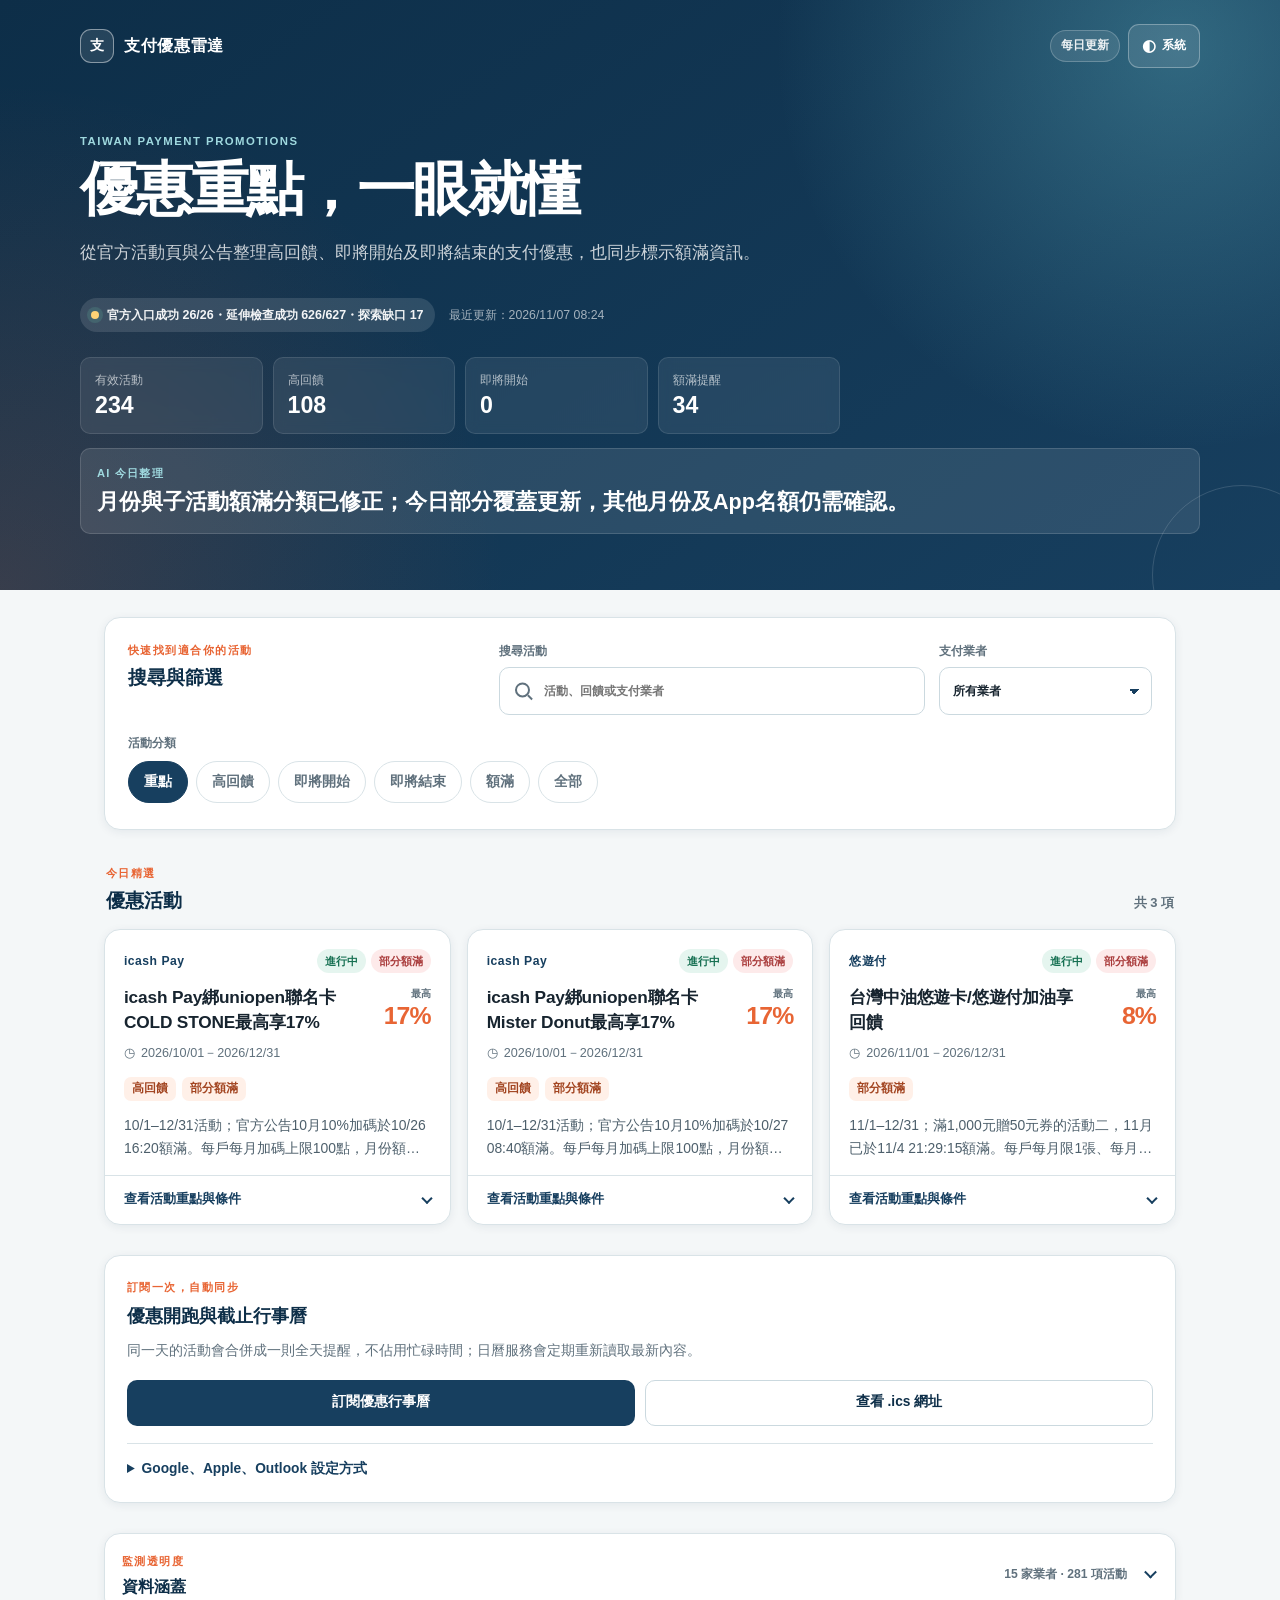
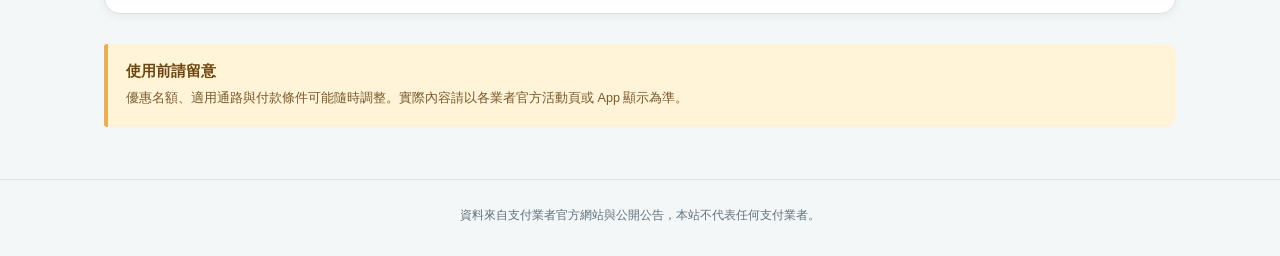
<file: docs/index.html>
<!doctype html>
<html lang="zh-Hant">
<head>
  <meta charset="utf-8">
  <meta name="viewport" content="width=device-width, initial-scale=1, viewport-fit=cover">
  <meta id="theme-color" name="theme-color" content="#173f5f">
  <meta name="description" content="每日整理台灣行動支付與電子支付的官方優惠、額滿狀態與活動重點。">
  <title>台灣支付優惠雷達</title>
  <link rel="icon" href="./assets/favicon.svg?v=bf988662b131" type="image/svg+xml">
  <script>
    (() => {
      const key = "twpay-theme";
      let preference = "system";
      try {
        const saved = localStorage.getItem(key);
        if (["system", "light", "dark"].includes(saved)) preference = saved;
      } catch {}
      const resolved = preference === "system"
        ? (matchMedia("(prefers-color-scheme: dark)").matches ? "dark" : "light")
        : preference;
      document.documentElement.dataset.theme = resolved;
      document.documentElement.dataset.themePreference = preference;
      document.documentElement.style.colorScheme = resolved;
      document.querySelector("#theme-color").content = resolved === "dark" ? "#0b1b25" : "#173f5f";
    })();
  </script>
  <link rel="stylesheet" href="./assets/app.css?v=bf988662b131">
</head>
<body>
  <a class="skip-link" href="#main-content">跳至主要內容</a>

  <header class="site-header">
    <div class="header-inner">
      <div class="brand-row">
        <a class="brand" href="./" aria-label="台灣支付優惠雷達首頁">
          <span class="brand-mark" aria-hidden="true">支</span>
          <span>支付優惠雷達</span>
        </a>
        <div class="header-actions">
          <span class="daily-label">每日更新</span>
          <button id="theme-toggle" class="theme-toggle" type="button" aria-label="主題：跟隨系統；點擊切換為淺色">
            <span id="theme-icon" aria-hidden="true">◐</span>
            <span id="theme-label">系統</span>
          </button>
        </div>
      </div>

      <div class="hero-copy">
        <p class="eyebrow">TAIWAN PAYMENT PROMOTIONS</p>
        <h1>優惠重點，一眼就懂</h1>
        <p class="hero-intro">從官方活動頁與公告整理高回饋、即將開始及即將結束的支付優惠，也同步標示額滿資訊。</p>
      </div>

      <div class="data-meta">
        <p id="source-health" class="health-pill" role="status">
          <span class="health-dot" aria-hidden="true"></span>
          <span id="source-health-text">正在更新資料狀態</span>
        </p>
        <p id="updated-at" class="updated-at">讀取更新時間中</p>
      </div>

      <dl id="summary-list" class="summary-grid" aria-label="優惠摘要">
        <div class="summary-item is-loading"><dt>有效活動</dt><dd>—</dd></div>
        <div class="summary-item is-loading"><dt>高回饋</dt><dd>—</dd></div>
        <div class="summary-item is-loading"><dt>即將開始</dt><dd>—</dd></div>
        <div class="summary-item is-loading"><dt>額滿提醒</dt><dd>—</dd></div>
      </dl>

      <section class="daily-insight" aria-labelledby="daily-headline">
        <p class="daily-insight-label">AI 今日整理</p>
        <h2 id="daily-headline">正在整理今天值得留意的優惠</h2>
      </section>
    </div>
  </header>

  <main id="main-content" class="page-shell" tabindex="-1">
    <section class="filter-panel" aria-labelledby="filter-title">
      <div class="filter-heading">
        <div>
          <p class="section-kicker">快速找到適合你的活動</p>
          <h2 id="filter-title">搜尋與篩選</h2>
        </div>
        <button id="clear-filters" class="text-button" type="button" hidden>清除篩選</button>
      </div>

      <div class="filter-fields">
        <label class="field search-field" for="search-input">
          <span>搜尋活動</span>
          <span class="input-wrap">
            <span class="search-icon" aria-hidden="true"></span>
            <input id="search-input" type="search" inputmode="search" autocomplete="off" placeholder="活動、回饋或支付業者">
          </span>
        </label>

        <label class="field" for="provider-select">
          <span>支付業者</span>
          <select id="provider-select">
            <option value="">所有業者</option>
          </select>
        </label>
      </div>

      <div class="category-wrap">
        <span id="category-label" class="category-label">活動分類</span>
        <div id="category-tabs" class="category-tabs" role="group" aria-labelledby="category-label">
          <button type="button" data-category="featured" aria-pressed="true">重點</button>
          <button type="button" data-category="high-return" aria-pressed="false">高回饋</button>
          <button type="button" data-category="upcoming" aria-pressed="false">即將開始</button>
          <button type="button" data-category="ending" aria-pressed="false">即將結束</button>
          <button type="button" data-category="sold-out" aria-pressed="false">額滿</button>
          <button type="button" data-category="all" aria-pressed="false">全部</button>
        </div>
      </div>
    </section>

    <section class="results-section" aria-labelledby="results-title">
      <div class="results-heading">
        <div>
          <p id="results-context" class="section-kicker">今日精選</p>
          <h2 id="results-title">優惠活動</h2>
        </div>
        <p id="results-count" class="results-count" aria-live="polite">載入中</p>
      </div>

      <div id="activity-list" class="activity-grid" aria-busy="true">
        <div class="skeleton-card" aria-hidden="true"></div>
        <div class="skeleton-card" aria-hidden="true"></div>
        <div class="skeleton-card" aria-hidden="true"></div>
      </div>

      <div id="empty-state" class="empty-state" hidden>
        <span class="empty-icon" aria-hidden="true">⌕</span>
        <h3>找不到符合條件的活動</h3>
        <p>試著更換分類、業者或搜尋關鍵字。</p>
        <button id="empty-clear" class="secondary-button" type="button">查看所有活動</button>
      </div>

      <div id="error-state" class="error-state" role="alert" hidden>
        <h3>目前無法載入優惠資料</h3>
        <p id="error-message">請稍後再試。</p>
        <button id="retry-button" class="secondary-button" type="button">重新載入</button>
      </div>
    </section>

    <section class="calendar-subscription" aria-labelledby="calendar-title">
      <div class="calendar-subscription-copy">
        <p class="section-kicker">訂閱一次，自動同步</p>
        <h2 id="calendar-title">優惠開跑與截止行事曆</h2>
        <p>同一天的活動會合併成一則全天提醒，不佔用忙碌時間；日曆服務會定期重新讀取最新內容。</p>
      </div>
      <div class="calendar-subscription-actions">
        <a class="calendar-subscribe-button" href="webcal://garychen-soc.github.io/taiwan-payment-promotions/calendar.ics">訂閱優惠行事曆</a>
        <a class="calendar-feed-link" href="./calendar.ics">查看 .ics 網址</a>
      </div>
      <details class="calendar-help">
        <summary>Google、Apple、Outlook 設定方式</summary>
        <div class="calendar-help-body">
          <p><strong>Google Calendar：</strong>請在電腦版開啟「其他日曆 → 透過網址」，貼上下面的 HTTPS 網址。Google Calendar 手機 App 無法直接用網址新增，先在電腦設定一次後會同步到手機。</p>
          <p><strong>Apple 行事曆：</strong>點「訂閱優惠行事曆」；若未自動開啟，請在行事曆的「新增訂閱行事曆」貼上網址。</p>
          <p><strong>Outlook：</strong>選「新增行事曆 → 從網路訂閱」，貼上 HTTPS 網址。</p>
          <code>https://garychen-soc.github.io/taiwan-payment-promotions/calendar.ics</code>
        </div>
      </details>
    </section>

    <section id="coverage-section" class="coverage-section" aria-labelledby="coverage-title" hidden>
      <details id="coverage-panel" class="coverage-panel">
        <summary>
          <span>
            <span class="section-kicker">監測透明度</span>
            <strong id="coverage-title">資料涵蓋</strong>
          </span>
          <span id="coverage-summary" class="coverage-summary"></span>
        </summary>
        <div class="coverage-body">
          <p>顯示各支付業者目前找到的有效活動數、公開活動發現方式，以及額滿資訊的公開涵蓋程度。</p>
          <ul id="provider-coverage-list" class="provider-coverage-list"></ul>
        </div>
      </details>
    </section>

    <aside class="notice-card" aria-labelledby="notice-title">
      <h2 id="notice-title">使用前請留意</h2>
      <p>優惠名額、適用通路與付款條件可能隨時調整。實際內容請以各業者官方活動頁或 App 顯示為準。</p>
    </aside>
  </main>

  <footer class="site-footer">
    <p>資料來自支付業者官方網站與公開公告，本站不代表任何支付業者。</p>
  </footer>

  <template id="activity-card-template">
    <article class="activity-card">
      <div class="card-topline">
        <p class="provider-name"></p>
        <div class="status-badges" aria-label="活動狀態"></div>
      </div>
      <div class="card-mainline">
        <div class="card-heading">
          <h3 class="activity-title"></h3>
          <p class="activity-period"></p>
        </div>
        <p class="reward-callout" hidden>
          <span>最高</span>
          <strong class="reward-value"></strong>
        </p>
      </div>
      <ul class="insight-chips" aria-label="活動重點"></ul>
      <p class="condition-preview"></p>
      <details class="activity-details">
        <summary>查看活動重點與條件</summary>
        <div class="details-body">
          <section class="detail-section insight-detail" aria-label="優惠重點">
            <h4>優惠重點</h4>
            <ul class="insight-list"></ul>
          </section>
          <section class="detail-section condition-detail" aria-label="主要條件">
            <h4>主要條件</h4>
            <div class="condition-text"></div>
          </section>
          <div class="detail-actions">
            <a class="official-link" target="_blank" rel="noopener noreferrer">查看官方活動頁<span aria-hidden="true">↗</span></a>
          </div>
        </div>
      </details>
    </article>
  </template>

  <noscript>
    <div class="noscript-note">此網站需要 JavaScript 才能顯示與篩選優惠活動。</div>
  </noscript>

  <script src="./assets/app.js?v=bf988662b131" defer></script>
</body>
</html>
</file>
<file: docs/assets/app.css>
:root {
  color-scheme: light;
  --ink: #17242f;
  --muted: #60717d;
  --paper: #f4f7f8;
  --surface: #ffffff;
  --surface-soft: #eef4f6;
  --line: #d9e3e7;
  --brand: #173f5f;
  --brand-deep: #0d2e48;
  --brand-light: #dcedf3;
  --accent: #e86534;
  --accent-soft: #fff0e8;
  --success: #167052;
  --success-soft: #e5f5ef;
  --warning: #9a5a08;
  --warning-soft: #fff3d8;
  --danger: #a93b3b;
  --danger-soft: #fdeaea;
  --shadow-sm: 0 2px 10px rgba(18, 46, 64, 0.07);
  --shadow-md: 0 10px 28px rgba(18, 46, 64, 0.1);
  --radius-sm: 10px;
  --radius-md: 16px;
  --radius-lg: 24px;
  --content-width: 1120px;
  --header-start: #0d2e48;
  --header-end: #173f5f;
  --action: #173f5f;
  --action-hover: #0d2e48;
  --detail-ink: #4d5f6b;
  --field-line: #cbd9df;
  --hover-line: #9bb2bd;
  --card-hover-line: #bdcfd6;
  --calendar-surface: #ffffff;
  --calendar-hover: #f3f8fb;
  --app: #6349a1;
  --app-soft: #eeeafb;
  --accent-ink: #a24420;
  --empty-line: #b9c9d0;
  --empty-icon: #95aab4;
  --notice-line: #efad51;
  --notice-heading: #6e450c;
  --notice-ink: #785927;
  --focus: #f3a449;
  --focus-shadow: rgba(23, 63, 95, 0.15);
  --shimmer: rgba(255, 255, 255, 0.72);
}

:root[data-theme="dark"] {
  --ink: #e8f0f4;
  --muted: #a8bac4;
  --paper: #091116;
  --surface: #111c23;
  --surface-soft: #1a2932;
  --line: #2b3e49;
  --brand: #9fd7e9;
  --brand-deep: #d9eef6;
  --brand-light: #163442;
  --accent: #ff986f;
  --accent-soft: #3b231b;
  --success: #78d4ae;
  --success-soft: #163428;
  --warning: #f0bf70;
  --warning-soft: #352a17;
  --danger: #ff9b9b;
  --danger-soft: #3b2023;
  --shadow-sm: 0 2px 12px rgba(0, 0, 0, 0.28);
  --shadow-md: 0 10px 30px rgba(0, 0, 0, 0.38);
  --header-start: #07131c;
  --header-end: #123448;
  --action: #286785;
  --action-hover: #327b9a;
  --detail-ink: #c4d0d6;
  --field-line: #405763;
  --hover-line: #66808d;
  --card-hover-line: #4b6672;
  --calendar-surface: #17242c;
  --calendar-hover: #20323c;
  --app: #c6b5ff;
  --app-soft: #2b2540;
  --accent-ink: #ffb094;
  --empty-line: #49606b;
  --empty-icon: #8298a3;
  --notice-line: #d99b45;
  --notice-heading: #f3c77f;
  --notice-ink: #e4c99b;
  --focus: #ffb35a;
  --focus-shadow: rgba(159, 215, 233, 0.2);
  --shimmer: rgba(255, 255, 255, 0.1);
}

*,
*::before,
*::after {
  box-sizing: border-box;
}

html {
  scroll-behavior: smooth;
  -webkit-text-size-adjust: 100%;
}

body {
  margin: 0;
  min-width: 320px;
  background: var(--paper);
  color: var(--ink);
  font-family: -apple-system, BlinkMacSystemFont, "Segoe UI", "Noto Sans TC", "PingFang TC", "Microsoft JhengHei", sans-serif;
  font-size: 16px;
  line-height: 1.65;
  text-rendering: optimizeLegibility;
}

button,
input,
select {
  font: inherit;
}

button,
select {
  cursor: pointer;
}

a {
  color: inherit;
}

.skip-link {
  position: fixed;
  top: 8px;
  left: 8px;
  z-index: 100;
  padding: 10px 14px;
  border-radius: 8px;
  background: var(--surface);
  color: var(--brand-deep);
  font-weight: 700;
  transform: translateY(-160%);
  transition: transform 160ms ease;
}

.skip-link:focus {
  transform: translateY(0);
}

.site-header {
  position: relative;
  overflow: hidden;
  padding: calc(18px + env(safe-area-inset-top)) 18px 36px;
  background:
    radial-gradient(circle at 92% 8%, rgba(107, 197, 210, 0.34), transparent 31%),
    radial-gradient(circle at 0 100%, rgba(232, 101, 52, 0.18), transparent 36%),
    linear-gradient(145deg, var(--header-start), var(--header-end));
  color: #fff;
}

.site-header::after {
  position: absolute;
  right: -52px;
  bottom: -75px;
  width: 180px;
  height: 180px;
  border: 1px solid rgba(255, 255, 255, 0.14);
  border-radius: 50%;
  content: "";
}

.header-inner,
.page-shell,
.site-footer > * {
  width: min(100%, var(--content-width));
  margin-inline: auto;
}

.brand-row {
  display: flex;
  align-items: center;
  justify-content: space-between;
  gap: 16px;
}

.header-actions {
  display: flex;
  align-items: center;
  gap: 8px;
}

.brand {
  display: inline-flex;
  align-items: center;
  gap: 10px;
  color: #fff;
  font-size: 1rem;
  font-weight: 800;
  letter-spacing: 0.04em;
  text-decoration: none;
}

.brand-mark {
  display: grid;
  width: 34px;
  height: 34px;
  place-items: center;
  border: 1px solid rgba(255, 255, 255, 0.45);
  border-radius: 11px;
  background: rgba(255, 255, 255, 0.1);
  font-size: 0.9rem;
}

.daily-label {
  padding: 5px 10px;
  border: 1px solid rgba(255, 255, 255, 0.22);
  border-radius: 999px;
  background: rgba(255, 255, 255, 0.1);
  color: rgba(255, 255, 255, 0.9);
  font-size: 0.75rem;
  font-weight: 700;
}

.theme-toggle {
  display: inline-flex;
  min-width: 72px;
  min-height: 44px;
  align-items: center;
  justify-content: center;
  gap: 6px;
  padding: 7px 10px;
  border: 1px solid rgba(255, 255, 255, 0.3);
  border-radius: 11px;
  background: rgba(255, 255, 255, 0.1);
  color: #fff;
  font-size: 0.75rem;
  font-weight: 800;
}

.theme-toggle:hover {
  background: rgba(255, 255, 255, 0.18);
}

#theme-icon {
  font-size: 1rem;
  line-height: 1;
}

.hero-copy {
  max-width: 680px;
  margin-top: 48px;
}

.eyebrow,
.section-kicker {
  margin: 0 0 5px;
  color: var(--accent);
  font-size: 0.71rem;
  font-weight: 850;
  letter-spacing: 0.13em;
  text-transform: uppercase;
}

.hero-copy .eyebrow {
  color: #9fd9df;
}

h1,
h2,
h3,
h4,
p {
  overflow-wrap: anywhere;
}

h1 {
  margin: 0;
  font-size: clamp(2rem, 10vw, 3.65rem);
  line-height: 1.14;
  letter-spacing: -0.045em;
}

.hero-intro {
  margin: 17px 0 0;
  color: rgba(255, 255, 255, 0.78);
  font-size: 0.98rem;
}

.data-meta {
  display: flex;
  flex-wrap: wrap;
  align-items: center;
  gap: 10px 14px;
  margin-top: 28px;
}

.health-pill {
  display: inline-flex;
  align-items: center;
  gap: 8px;
  margin: 0;
  padding: 7px 11px;
  border-radius: 999px;
  background: rgba(255, 255, 255, 0.12);
  color: rgba(255, 255, 255, 0.94);
  font-size: 0.78rem;
  font-weight: 700;
}

.health-pill.is-warning .health-dot {
  background: #ffd275;
}

.health-pill.is-error .health-dot {
  background: #ff9b9b;
}

.health-dot {
  width: 8px;
  height: 8px;
  border-radius: 50%;
  background: #70e4b7;
  box-shadow: 0 0 0 4px rgba(112, 228, 183, 0.14);
}

.updated-at {
  margin: 0;
  color: rgba(255, 255, 255, 0.62);
  font-size: 0.77rem;
}

.summary-grid {
  display: grid;
  grid-template-columns: repeat(2, minmax(0, 1fr));
  gap: 10px;
  margin: 25px 0 0;
}

.summary-item {
  min-width: 0;
  padding: 13px 14px;
  border: 1px solid rgba(255, 255, 255, 0.11);
  border-radius: var(--radius-sm);
  background: rgba(255, 255, 255, 0.08);
  backdrop-filter: blur(6px);
}

.summary-item dt {
  color: rgba(255, 255, 255, 0.65);
  font-size: 0.75rem;
}

.summary-item dd {
  margin: 1px 0 0;
  color: #fff;
  font-size: 1.45rem;
  font-weight: 850;
  font-variant-numeric: tabular-nums;
  line-height: 1.2;
}

.summary-item.is-loading dd {
  opacity: 0.6;
}

.daily-insight {
  margin-top: 14px;
  padding: 15px 16px;
  border: 1px solid rgba(255, 255, 255, 0.14);
  border-radius: var(--radius-sm);
  background: rgba(255, 255, 255, 0.1);
}

.daily-insight-label {
  margin: 0 0 4px;
  color: #9fd9df;
  font-size: 0.7rem;
  font-weight: 850;
  letter-spacing: 0.11em;
}

.daily-insight h2 {
  margin: 0;
  color: #fff;
  font-size: clamp(1rem, 4.5vw, 1.35rem);
  line-height: 1.45;
}

.page-shell {
  padding: 20px 14px 52px;
}

.filter-panel {
  position: relative;
  z-index: 5;
  margin-top: -1px;
  padding: 20px 16px 16px;
  border: 1px solid var(--line);
  border-radius: var(--radius-md);
  background: var(--surface);
  box-shadow: var(--shadow-sm);
}

.filter-heading,
.results-heading,
.card-topline {
  display: flex;
  align-items: flex-start;
  justify-content: space-between;
  gap: 14px;
}

.filter-heading h2,
.results-heading h2,
.notice-card h2 {
  margin: 0;
  color: var(--brand-deep);
  font-size: 1.2rem;
  line-height: 1.35;
}

.text-button {
  min-height: 42px;
  padding: 6px 0 6px 10px;
  border: 0;
  background: transparent;
  color: var(--brand);
  font-size: 0.84rem;
  font-weight: 750;
  text-decoration: underline;
  text-underline-offset: 3px;
}

.filter-fields {
  display: grid;
  gap: 14px;
  margin-top: 17px;
}

.field {
  display: grid;
  gap: 6px;
  color: var(--muted);
  font-size: 0.77rem;
  font-weight: 750;
}

.input-wrap {
  position: relative;
  display: block;
}

.search-icon {
  position: absolute;
  top: 50%;
  left: 16px;
  width: 15px;
  height: 15px;
  border: 2px solid var(--muted);
  border-radius: 50%;
  pointer-events: none;
  transform: translateY(-57%);
}

.search-icon::after {
  position: absolute;
  right: -5px;
  bottom: -3px;
  width: 6px;
  height: 2px;
  background: var(--muted);
  content: "";
  transform: rotate(45deg);
}

input[type="search"],
select {
  width: 100%;
  min-height: 48px;
  border: 1px solid var(--field-line);
  border-radius: var(--radius-sm);
  background: var(--surface);
  color: var(--ink);
  outline: none;
  transition: border-color 140ms ease, box-shadow 140ms ease;
}

input[type="search"] {
  padding: 10px 14px 10px 44px;
  appearance: none;
}

select {
  padding: 10px 40px 10px 13px;
  background-image:
    linear-gradient(45deg, transparent 50%, var(--brand) 50%),
    linear-gradient(135deg, var(--brand) 50%, transparent 50%);
  background-position:
    calc(100% - 17px) 21px,
    calc(100% - 12px) 21px;
  background-repeat: no-repeat;
  background-size: 5px 5px, 5px 5px;
  appearance: none;
}

input[type="search"]:focus,
select:focus {
  border-color: var(--brand);
  box-shadow: 0 0 0 3px var(--focus-shadow);
}

.category-wrap {
  margin-top: 18px;
}

.category-label {
  display: block;
  margin-bottom: 8px;
  color: var(--muted);
  font-size: 0.77rem;
  font-weight: 750;
}

.category-tabs {
  display: flex;
  gap: 8px;
  margin-inline: -16px;
  padding: 0 16px 3px;
  overflow-x: auto;
  overscroll-behavior-inline: contain;
  scrollbar-width: none;
  -webkit-overflow-scrolling: touch;
}

.category-tabs::-webkit-scrollbar {
  display: none;
}

.category-tabs button {
  flex: 0 0 auto;
  min-height: 42px;
  padding: 8px 15px;
  border: 1px solid var(--line);
  border-radius: 999px;
  background: var(--surface);
  color: var(--muted);
  font-size: 0.86rem;
  font-weight: 750;
  transition: background 140ms ease, border-color 140ms ease, color 140ms ease;
}

.category-tabs button:hover {
  border-color: var(--hover-line);
}

.category-tabs button[aria-pressed="true"] {
  border-color: var(--action);
  background: var(--action);
  color: #fff;
}

.results-section {
  margin-top: 34px;
}

.results-heading {
  align-items: end;
  padding: 0 2px;
}

.results-count {
  margin: 0 0 1px;
  color: var(--muted);
  font-size: 0.81rem;
  font-weight: 700;
  font-variant-numeric: tabular-nums;
}

.activity-grid {
  display: grid;
  gap: 13px;
  margin-top: 15px;
}

.activity-card {
  min-width: 0;
  padding: 17px 17px 0;
  border: 1px solid var(--line);
  border-radius: var(--radius-md);
  background: var(--surface);
  box-shadow: var(--shadow-sm);
  transition: border-color 160ms ease, box-shadow 160ms ease, transform 160ms ease;
}

.activity-card:hover {
  border-color: var(--card-hover-line);
  box-shadow: var(--shadow-md);
  transform: translateY(-2px);
}

.activity-card.is-upcoming {
  border-left: 4px solid var(--brand);
}

.activity-card.is-ending {
  border-left: 4px solid var(--warning);
}

.activity-card.is-sold-out {
  border-left: 4px solid var(--danger);
  background: linear-gradient(135deg, var(--danger-soft), var(--surface) 42%);
}

.activity-card.is-sold-out .reward-callout {
  color: var(--danger);
}

.provider-name {
  min-width: 0;
  margin: 2px 0 0;
  color: var(--brand);
  font-size: 0.76rem;
  font-weight: 850;
  letter-spacing: 0.04em;
}

.status-badges {
  display: flex;
  flex: 0 0 auto;
  flex-wrap: wrap;
  justify-content: flex-end;
  gap: 5px;
  max-width: 60%;
}

.badge {
  display: inline-flex;
  align-items: center;
  min-height: 24px;
  padding: 2px 8px;
  border-radius: 999px;
  background: var(--surface-soft);
  color: var(--muted);
  font-size: 0.68rem;
  font-weight: 800;
  line-height: 1.2;
}

.badge.is-upcoming,
.badge.is-ending {
  background: var(--warning-soft);
  color: var(--warning);
}

.badge.is-sold,
.badge.is-partial {
  background: var(--danger-soft);
  color: var(--danger);
}

.badge.is-app {
  background: var(--app-soft);
  color: var(--app);
}

.badge.is-active,
.badge.is-open {
  background: var(--success-soft);
  color: var(--success);
}

.card-mainline {
  display: flex;
  align-items: flex-start;
  gap: 13px;
}

.card-heading {
  min-width: 0;
  flex: 1 1 auto;
}

.activity-title {
  margin: 12px 0 0;
  color: var(--ink);
  font-size: 1.08rem;
  line-height: 1.45;
  letter-spacing: -0.01em;
}

.activity-period {
  margin: 8px 0 0;
  color: var(--muted);
  font-size: 0.79rem;
  font-variant-numeric: tabular-nums;
}

.activity-period::before {
  margin-right: 6px;
  color: var(--muted);
  content: "◷";
}

.reward-callout {
  display: grid;
  flex: 0 0 auto;
  min-width: 62px;
  margin: 12px 0 0;
  color: var(--accent);
  text-align: right;
}

.reward-callout > span {
  color: var(--muted);
  font-size: 0.65rem;
  font-weight: 750;
}

.reward-callout strong {
  font-size: clamp(1.25rem, 5vw, 1.55rem);
  font-variant-numeric: tabular-nums;
  line-height: 1.12;
  letter-spacing: -0.035em;
}

.insight-chips {
  display: flex;
  flex-wrap: wrap;
  gap: 6px;
  margin: 13px 0 0;
  padding: 0;
  list-style: none;
}

.insight-chips li {
  padding: 4px 8px;
  border-radius: 7px;
  background: var(--accent-soft);
  color: var(--accent-ink);
  font-size: 0.72rem;
  font-weight: 800;
  line-height: 1.35;
}

.condition-preview {
  display: -webkit-box;
  margin: 13px 0 16px;
  overflow: hidden;
  color: var(--detail-ink);
  font-size: 0.87rem;
  -webkit-box-orient: vertical;
  -webkit-line-clamp: 2;
}

.condition-preview:empty,
.insight-chips:empty {
  display: none;
}

.activity-details {
  margin-inline: -17px;
  border-top: 1px solid var(--line);
}

.activity-details summary {
  position: relative;
  min-height: 48px;
  padding: 12px 44px 12px 17px;
  color: var(--brand);
  font-size: 0.82rem;
  font-weight: 800;
  list-style: none;
  cursor: pointer;
}

.activity-details summary::-webkit-details-marker {
  display: none;
}

.activity-details summary::after {
  position: absolute;
  top: 50%;
  right: 19px;
  width: 8px;
  height: 8px;
  border-right: 2px solid currentColor;
  border-bottom: 2px solid currentColor;
  content: "";
  transform: translateY(-70%) rotate(45deg);
  transition: transform 140ms ease;
}

.activity-details[open] summary::after {
  transform: translateY(-25%) rotate(225deg);
}

.details-body {
  padding: 2px 17px 17px;
}

.detail-section + .detail-section {
  margin-top: 14px;
}

.detail-section h4 {
  margin: 0 0 6px;
  color: var(--ink);
  font-size: 0.78rem;
}

.insight-list {
  display: grid;
  gap: 5px;
  margin: 0;
  padding-left: 1.25rem;
  color: var(--detail-ink);
  font-size: 0.83rem;
}

.insight-list li::marker {
  color: var(--accent);
}

.condition-text {
  display: grid;
  gap: 5px;
  color: var(--detail-ink);
  font-size: 0.83rem;
}

.condition-text p {
  margin: 0;
}

.detail-actions {
  display: grid;
  gap: 10px;
  margin-top: 17px;
}

.official-link {
  display: inline-flex;
  align-items: center;
  justify-content: center;
  gap: 7px;
  width: 100%;
  min-height: 46px;
  border-radius: var(--radius-sm);
  font-size: 0.84rem;
  font-weight: 800;
  text-decoration: none;
}

.official-link {
  background: var(--action);
  color: #fff;
}

.official-link:hover {
  background: var(--action-hover);
}

.official-link[hidden] {
  display: none;
}

.skeleton-card {
  height: 238px;
  border: 1px solid var(--line);
  border-radius: var(--radius-md);
  background:
    linear-gradient(100deg, transparent 30%, var(--shimmer) 50%, transparent 70%) 0 0 / 220% 100%,
    linear-gradient(var(--surface-soft) 0 0) 18px 25px / 34% 12px no-repeat,
    linear-gradient(var(--surface-soft) 0 0) 18px 61px / 82% 21px no-repeat,
    linear-gradient(var(--surface-soft) 0 0) 18px 101px / 55% 12px no-repeat,
    linear-gradient(var(--surface-soft) 0 0) 18px 140px / 74% 10px no-repeat,
    var(--surface);
  animation: shimmer 1.25s linear infinite;
}

@keyframes shimmer {
  to { background-position: -220% 0, 18px 25px, 18px 61px, 18px 101px, 18px 140px, 0 0; }
}

.empty-state,
.error-state {
  margin-top: 15px;
  padding: 36px 20px;
  border: 1px dashed var(--empty-line);
  border-radius: var(--radius-md);
  background: var(--surface);
  text-align: center;
}

.empty-state h3,
.error-state h3 {
  margin: 7px 0 0;
  color: var(--brand-deep);
  font-size: 1rem;
}

.empty-state p,
.error-state p {
  margin: 7px 0 0;
  color: var(--muted);
  font-size: 0.85rem;
}

.empty-icon {
  color: var(--empty-icon);
  font-size: 2rem;
  line-height: 1;
}

.secondary-button {
  min-height: 44px;
  margin-top: 17px;
  padding: 9px 17px;
  border: 1px solid var(--brand);
  border-radius: 9px;
  background: var(--surface);
  color: var(--brand);
  font-size: 0.83rem;
  font-weight: 800;
}

.coverage-section {
  margin-top: 30px;
}

.calendar-subscription {
  display: grid;
  gap: 17px;
  margin-top: 30px;
  padding: 22px;
  border: 1px solid var(--line);
  border-radius: var(--radius-md);
  background: var(--surface);
  box-shadow: var(--shadow-sm);
}

.calendar-subscription h2 {
  margin: 4px 0 0;
  color: var(--brand-deep);
  font-size: 1.1rem;
}

.calendar-subscription-copy > p:last-child {
  margin: 8px 0 0;
  color: var(--muted);
  font-size: 0.86rem;
  line-height: 1.7;
}

.calendar-subscription-actions {
  display: grid;
  gap: 10px;
}

.calendar-subscribe-button,
.calendar-feed-link {
  display: inline-flex;
  align-items: center;
  justify-content: center;
  min-height: 46px;
  padding: 10px 16px;
  border-radius: var(--radius-sm);
  font-size: 0.86rem;
  font-weight: 800;
  text-decoration: none;
}

.calendar-subscribe-button {
  background: var(--action);
  color: #fff;
}

.calendar-subscribe-button:hover {
  background: var(--action-hover);
}

.calendar-feed-link {
  border: 1px solid var(--field-line);
  background: var(--calendar-surface);
  color: var(--brand-deep);
}

.calendar-feed-link:hover {
  border-color: var(--brand);
  background: var(--calendar-hover);
}

.calendar-help {
  border-top: 1px solid var(--line);
  padding-top: 14px;
}

.calendar-help summary {
  color: var(--brand);
  font-size: 0.86rem;
  font-weight: 800;
  cursor: pointer;
}

.calendar-help-body {
  display: grid;
  gap: 10px;
  padding-top: 12px;
  color: var(--detail-ink);
  font-size: 0.84rem;
  line-height: 1.65;
}

.calendar-help-body p {
  margin: 0;
}

.calendar-help-body code {
  overflow-wrap: anywhere;
  padding: 10px 12px;
  border-radius: 8px;
  background: var(--surface-soft);
  color: var(--brand-deep);
  font-size: 0.76rem;
}

@media (min-width: 720px) {
  .calendar-subscription-actions {
    grid-template-columns: repeat(2, minmax(0, 1fr));
  }
}

.coverage-panel {
  overflow: hidden;
  border: 1px solid var(--line);
  border-radius: var(--radius-md);
  background: var(--surface);
  box-shadow: var(--shadow-sm);
}

.coverage-panel > summary {
  position: relative;
  display: flex;
  min-height: 68px;
  align-items: center;
  justify-content: space-between;
  gap: 14px;
  padding: 13px 48px 13px 17px;
  color: var(--ink);
  list-style: none;
  cursor: pointer;
}

.coverage-panel > summary::-webkit-details-marker {
  display: none;
}

.coverage-panel > summary::after {
  position: absolute;
  top: 50%;
  right: 20px;
  width: 9px;
  height: 9px;
  border-right: 2px solid var(--brand);
  border-bottom: 2px solid var(--brand);
  content: "";
  transform: translateY(-70%) rotate(45deg);
  transition: transform 140ms ease;
}

.coverage-panel[open] > summary::after {
  transform: translateY(-25%) rotate(225deg);
}

.coverage-panel .section-kicker {
  margin-bottom: 1px;
}

#coverage-title {
  display: block;
  color: var(--brand-deep);
  font-size: 1rem;
}

.coverage-summary {
  color: var(--muted);
  font-size: 0.76rem;
  font-weight: 750;
  text-align: right;
}

.coverage-body {
  padding: 0 17px 17px;
  border-top: 1px solid var(--line);
}

.coverage-body > p {
  margin: 14px 0;
  color: var(--muted);
  font-size: 0.8rem;
}

.provider-coverage-list {
  display: grid;
  gap: 8px;
  margin: 0;
  padding: 0;
  list-style: none;
}

.coverage-item {
  display: grid;
  gap: 9px;
  padding: 12px;
  border: 1px solid var(--line);
  border-radius: var(--radius-sm);
  background: var(--surface-soft);
}

.coverage-provider {
  display: flex;
  align-items: baseline;
  justify-content: space-between;
  gap: 12px;
}

.coverage-provider strong {
  color: var(--ink);
  font-size: 0.85rem;
}

.coverage-provider span {
  flex: 0 0 auto;
  color: var(--muted);
  font-size: 0.73rem;
}

.coverage-statuses {
  display: grid;
  justify-items: start;
  gap: 5px;
}

.coverage-badge {
  padding: 3px 7px;
  border-radius: 999px;
  font-size: 0.68rem;
  font-weight: 800;
}

.coverage-badge.is-complete {
  background: var(--success-soft);
  color: var(--success);
}

.coverage-badge.is-warning {
  background: var(--warning-soft);
  color: var(--warning);
}

.coverage-badge.is-error {
  background: var(--danger-soft);
  color: var(--danger);
}

.coverage-note {
  margin: 0;
  padding-left: 8px;
  border-left: 3px solid var(--success);
  color: var(--detail-ink);
  font-size: 0.72rem;
  line-height: 1.5;
}

.coverage-health {
  margin: 0;
  color: var(--muted);
  font-size: 0.76rem;
  font-variant-numeric: tabular-nums;
  line-height: 1.5;
}

.coverage-note.is-warning {
  border-left-color: var(--warning);
}

.coverage-note.is-error {
  border-left-color: var(--danger);
}

.notice-card {
  margin-top: 30px;
  padding: 18px;
  border-left: 4px solid var(--notice-line);
  border-radius: 3px var(--radius-sm) var(--radius-sm) 3px;
  background: var(--warning-soft);
}

.notice-card h2 {
  color: var(--notice-heading);
  font-size: 0.92rem;
}

.notice-card p {
  margin: 6px 0 0;
  color: var(--notice-ink);
  font-size: 0.79rem;
}

.site-footer {
  padding: 26px 18px calc(30px + env(safe-area-inset-bottom));
  border-top: 1px solid var(--line);
  color: var(--muted);
  text-align: center;
}

.site-footer p {
  margin: 0 auto;
  font-size: 0.75rem;
}

.noscript-note {
  position: fixed;
  right: 12px;
  bottom: 12px;
  left: 12px;
  z-index: 50;
  padding: 12px;
  border-radius: 8px;
  background: var(--danger);
  color: #fff;
  text-align: center;
}

[hidden] {
  display: none !important;
}

:focus-visible {
  outline: 3px solid var(--focus);
  outline-offset: 3px;
}

@media (max-width: 619px) {
  .site-header {
    padding: calc(10px + env(safe-area-inset-top)) 12px 18px;
  }

  .brand-row {
    gap: 8px;
  }

  .brand {
    gap: 7px;
    font-size: 0.9rem;
    letter-spacing: 0.02em;
  }

  .brand-mark {
    width: 32px;
    height: 32px;
    border-radius: 9px;
  }

  .header-actions {
    gap: 5px;
  }

  .daily-label {
    padding-inline: 8px;
    font-size: 0.68rem;
  }

  .theme-toggle {
    min-width: 66px;
    padding-inline: 8px;
  }

  .hero-copy {
    margin-top: 16px;
  }

  .hero-copy .eyebrow {
    margin-bottom: 3px;
    font-size: 0.62rem;
    letter-spacing: 0.1em;
  }

  h1 {
    font-size: 1.82rem;
    line-height: 1.12;
  }

  .hero-intro {
    display: -webkit-box;
    margin-top: 8px;
    overflow: hidden;
    font-size: 0.86rem;
    line-height: 1.48;
    -webkit-box-orient: vertical;
    -webkit-line-clamp: 2;
  }

  .data-meta {
    gap: 5px 9px;
    margin-top: 12px;
  }

  .health-pill {
    padding: 5px 9px;
    font-size: 0.7rem;
  }

  .updated-at {
    font-size: 0.69rem;
  }

  .summary-grid {
    grid-template-columns: repeat(4, minmax(0, 1fr));
    gap: 5px;
    margin-top: 12px;
  }

  .summary-item {
    padding: 8px 3px;
    text-align: center;
  }

  .summary-item dt {
    font-size: 0.63rem;
    white-space: nowrap;
  }

  .summary-item dd {
    margin-top: 2px;
    font-size: 1.2rem;
  }

  .daily-insight {
    margin-top: 8px;
    padding: 9px 11px;
  }

  .daily-insight-label {
    margin-bottom: 2px;
    font-size: 0.62rem;
  }

  .daily-insight h2 {
    display: -webkit-box;
    overflow: hidden;
    font-size: 0.88rem;
    line-height: 1.42;
    -webkit-box-orient: vertical;
    -webkit-line-clamp: 2;
  }

  .page-shell {
    padding: 12px 10px 42px;
  }

  .filter-panel {
    padding: 13px 12px 11px;
    border-radius: 13px;
  }

  .filter-heading h2,
  .results-heading h2 {
    font-size: 1.05rem;
  }

  .filter-heading .section-kicker {
    margin-bottom: 2px;
    font-size: 0.64rem;
  }

  .text-button {
    min-height: 40px;
    font-size: 0.77rem;
  }

  .filter-fields {
    grid-template-columns: minmax(0, 1.35fr) minmax(118px, 0.65fr);
    gap: 8px;
    margin-top: 10px;
  }

  .field {
    gap: 4px;
    font-size: 0.7rem;
  }

  input[type="search"],
  select {
    min-height: 44px;
    font-size: 0.82rem;
  }

  input[type="search"] {
    padding-right: 9px;
    padding-left: 39px;
  }

  .search-icon {
    left: 14px;
  }

  select {
    padding-right: 30px;
    padding-left: 10px;
    background-position:
      calc(100% - 15px) 19px,
      calc(100% - 10px) 19px;
  }

  .category-wrap {
    margin-top: 11px;
  }

  .category-label {
    margin-bottom: 6px;
    font-size: 0.7rem;
  }

  .category-tabs {
    gap: 6px;
    margin-inline: -12px;
    padding: 0 12px 2px;
  }

  .category-tabs button {
    min-height: 42px;
    padding: 7px 13px;
    font-size: 0.79rem;
  }

  .results-section {
    margin-top: 22px;
  }

  .results-heading {
    padding-inline: 2px;
  }

  .activity-grid {
    gap: 10px;
    margin-top: 11px;
  }

  .activity-card {
    padding: 14px 14px 0;
    border-radius: 13px;
  }

  .card-topline {
    gap: 9px;
  }

  .status-badges {
    max-width: 66%;
  }

  .activity-title {
    margin-top: 9px;
    font-size: 1rem;
    line-height: 1.38;
  }

  .activity-period {
    margin-top: 5px;
    font-size: 0.74rem;
  }

  .reward-callout {
    min-width: 58px;
    margin-top: 9px;
  }

  .reward-callout strong {
    font-size: 1.28rem;
  }

  .insight-chips {
    gap: 4px;
    margin-top: 9px;
  }

  .insight-chips li {
    padding: 3px 7px;
    font-size: 0.67rem;
  }

  .condition-preview {
    display: none;
  }

  .activity-details {
    margin: 11px -14px 0;
  }

  .activity-details summary {
    min-height: 46px;
    padding: 11px 42px 11px 14px;
  }

  .details-body {
    padding-right: 14px;
    padding-bottom: 14px;
    padding-left: 14px;
  }

  .coverage-section,
  .notice-card {
    margin-top: 22px;
  }
}

@media (min-width: 620px) {
  .site-header {
    padding-inline: 28px;
  }

  .summary-grid {
    grid-template-columns: repeat(4, minmax(0, 1fr));
  }

  .page-shell {
    padding-inline: 24px;
  }

  .filter-panel {
    padding: 23px;
  }

  .filter-fields {
    grid-template-columns: minmax(0, 1.6fr) minmax(190px, 0.8fr);
  }

  .category-tabs {
    margin-inline: 0;
    padding-inline: 0;
  }

  .activity-grid {
    grid-template-columns: repeat(2, minmax(0, 1fr));
    align-items: start;
  }

  .provider-coverage-list {
    grid-template-columns: repeat(2, minmax(0, 1fr));
  }
}

@media (min-width: 960px) {
  .site-header {
    padding-top: 24px;
    padding-bottom: 56px;
  }

  .hero-copy {
    margin-top: 64px;
  }

  .hero-intro {
    font-size: 1.04rem;
  }

  .data-meta {
    margin-top: 31px;
  }

  .summary-grid {
    max-width: 760px;
  }

  .page-shell {
    padding-top: 28px;
  }

  .filter-panel {
    display: grid;
    grid-template-columns: 0.7fr 1.35fr;
    column-gap: 32px;
  }

  .filter-fields {
    margin-top: 0;
  }

  .category-wrap {
    grid-column: 1 / -1;
  }

  .activity-grid {
    grid-template-columns: repeat(3, minmax(0, 1fr));
    gap: 16px;
  }

  .activity-card {
    padding: 19px 19px 0;
  }

  .activity-details {
    margin-inline: -19px;
  }

  .activity-details summary,
  .details-body {
    padding-right: 19px;
    padding-left: 19px;
  }
}

@media (prefers-reduced-motion: reduce) {
  *,
  *::before,
  *::after {
    scroll-behavior: auto !important;
    transition-duration: 0.01ms !important;
    animation-duration: 0.01ms !important;
    animation-iteration-count: 1 !important;
  }
}
</file>
